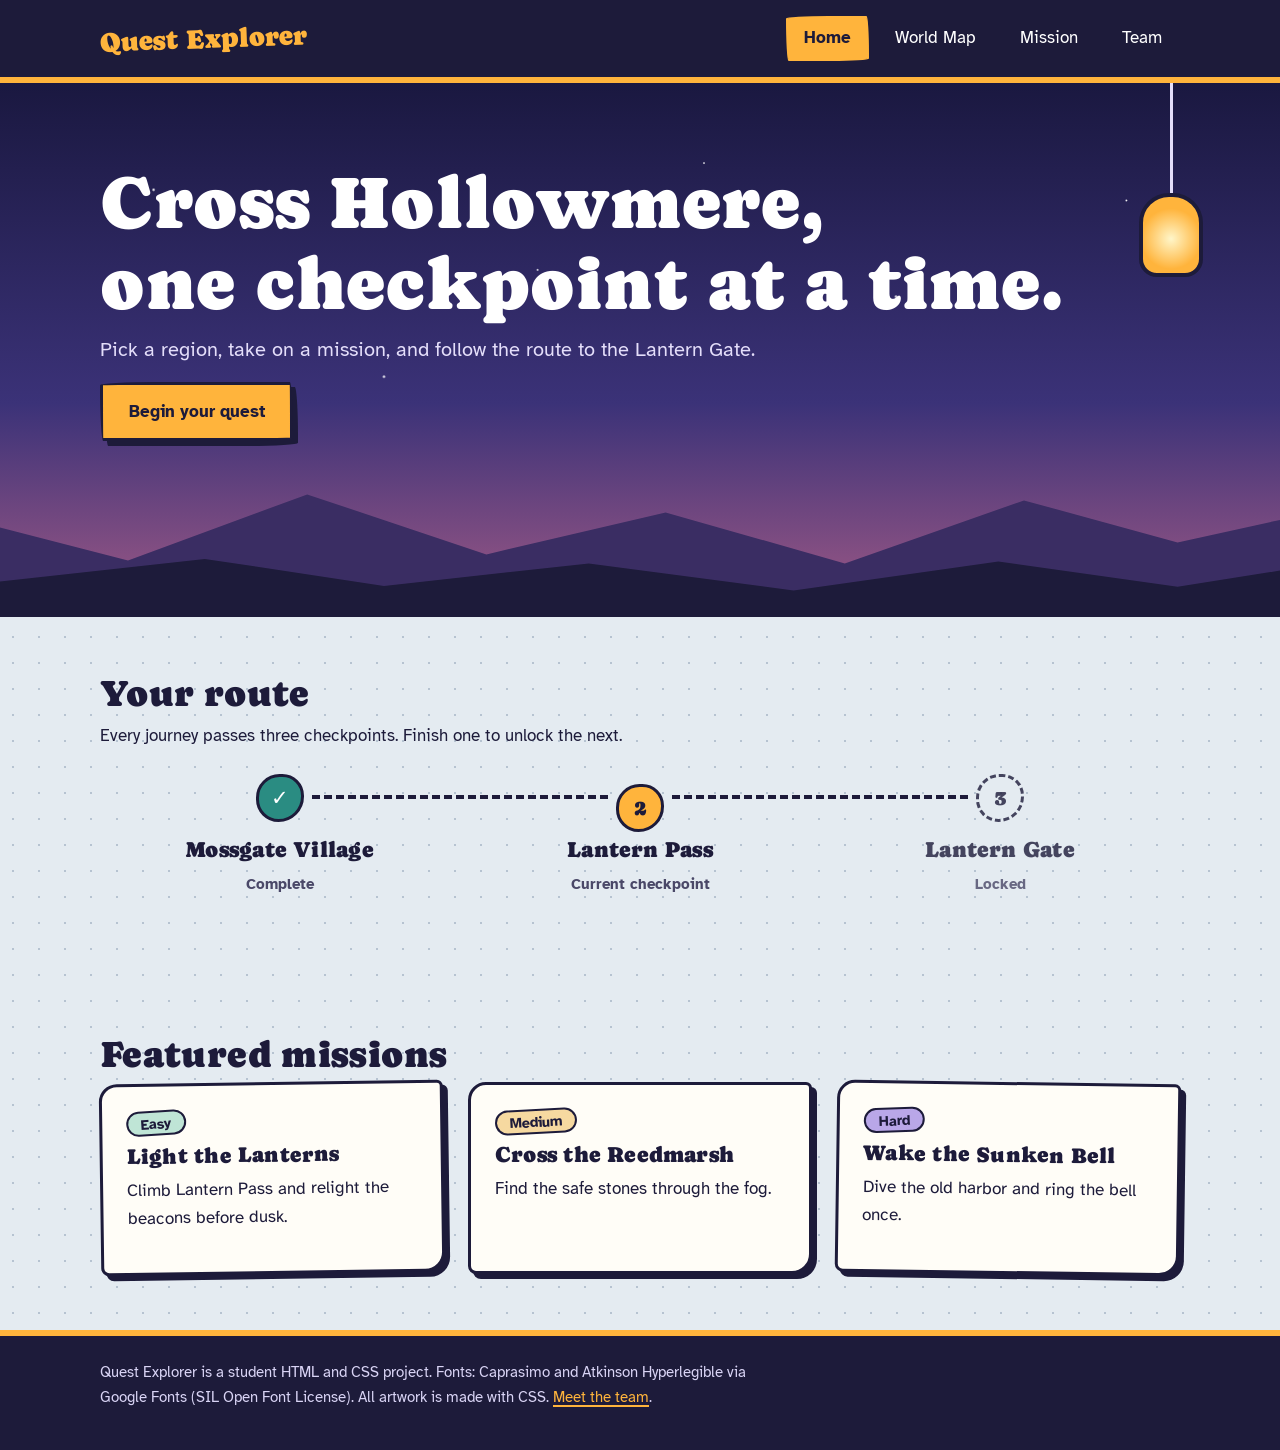
<file: index.html>
<!DOCTYPE html>
<html lang="en">
<head>
<meta charset="utf-8">
<meta name="viewport" content="width=device-width, initial-scale=1">
<title>Home | Quest Explorer</title>
<meta name="description" content="Explore the realm of Hollowmere through six regions and a guided route.">
<link rel="stylesheet" href="https://fonts.googleapis.com/css2?family=Atkinson+Hyperlegible:wght@400;700&family=Caprasimo&display=swap">
<link rel="stylesheet" href="css/styles.css">
</head>
<body>
<a class="skip-link" href="#main">Skip to main content</a>
<header class="site-header"><div class="wrap">
<a class="brand" href="index.html">Quest Explorer</a>
<nav aria-label="Main"><ul class="nav">
<li><a class="nav-link" href="index.html" aria-current="page">Home</a></li>
<li><a class="nav-link" href="world-map.html">World Map</a></li>
<li><a class="nav-link" href="mission.html">Mission</a></li>
<li><a class="nav-link" href="team.html">Team</a></li>
</ul></nav></div></header>
<main id="main">
<div class="hero"><div class="lantern" aria-hidden="true"></div><div class="wrap">
<h1>Cross Hollowmere,<br>one checkpoint at a time.</h1>
<p>Pick a region, take on a mission, and follow the route to the Lantern Gate.</p>
<a class="btn" href="world-map.html">Begin your quest</a>
</div></div>
<section class="wrap" aria-labelledby="route-h">
<h2 id="route-h">Your route</h2>
<p>Every journey passes three checkpoints. Finish one to unlock the next.</p>
<ol class="route">
<li class="done"><span class="dot" aria-hidden="true">✓</span><div><h3>Mossgate Village</h3><span class="state">Complete</span></div></li>
<li class="current"><span class="dot" aria-hidden="true">2</span><div><h3>Lantern Pass</h3><span class="state">Current checkpoint</span></div></li>
<li class="locked"><span class="dot" aria-hidden="true">3</span><div><h3>Lantern Gate</h3><span class="state">Locked</span></div></li>
</ol>
</section>
<section class="wrap" aria-labelledby="feat-h">
<h2 id="feat-h">Featured missions</h2>
<div class="grid cols-3">
<a class="card" href="mission.html#objectives"><span class="badge easy">Easy</span><h3>Light the Lanterns</h3><p>Climb Lantern Pass and relight the beacons before dusk.</p></a>
<a class="card" href="world-map.html"><span class="badge medium">Medium</span><h3>Cross the Reedmarsh</h3><p>Find the safe stones through the fog.</p></a>
<a class="card" href="world-map.html"><span class="badge hard">Hard</span><h3>Wake the Sunken Bell</h3><p>Dive the old harbor and ring the bell once.</p></a>
</div>
</section>
</main>
<footer><div class="wrap"><p>Quest Explorer is a student HTML and CSS project. Fonts: Caprasimo and Atkinson Hyperlegible via Google Fonts (SIL Open Font License). All artwork is made with CSS. <a href="team.html">Meet the team</a>.</p></div></footer>
</body>
</html>
</file>
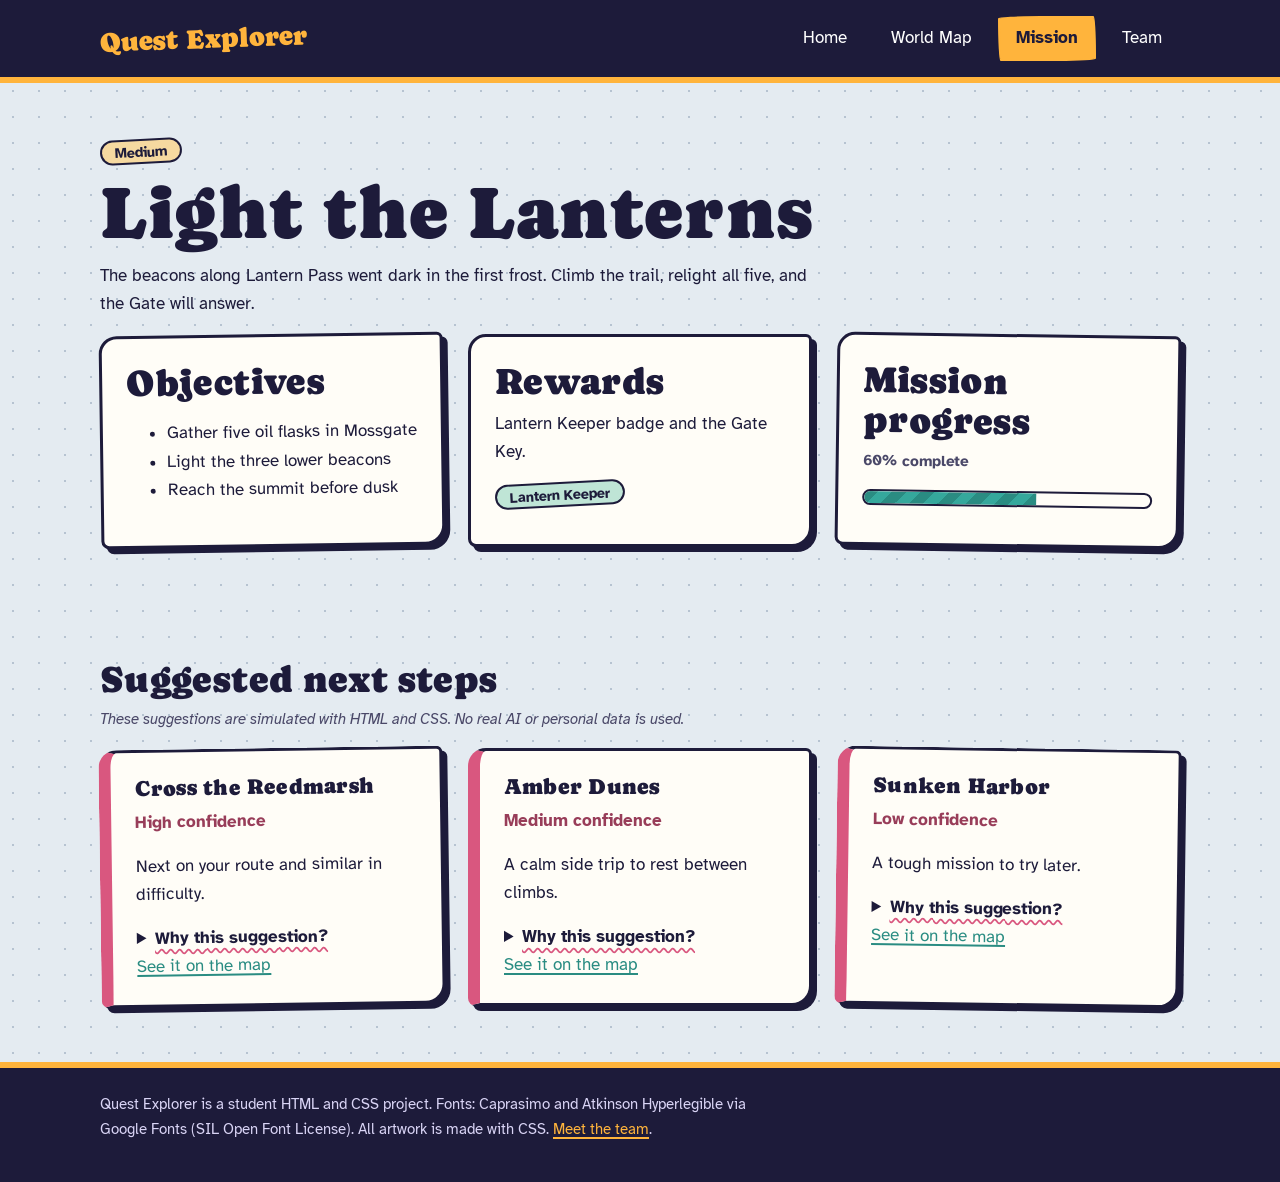
<file: mission.html>
<!DOCTYPE html>
<html lang="en">
<head>
<meta charset="utf-8">
<meta name="viewport" content="width=device-width, initial-scale=1">
<title>Mission: Light the Lanterns | Quest Explorer</title>
<meta name="description" content="Objectives, rewards, and suggested next steps for Lantern Pass.">
<link rel="stylesheet" href="https://fonts.googleapis.com/css2?family=Atkinson+Hyperlegible:wght@400;700&family=Caprasimo&display=swap">
<link rel="stylesheet" href="css/styles.css">
</head>
<body>
<a class="skip-link" href="#main">Skip to main content</a>
<header class="site-header"><div class="wrap">
<a class="brand" href="index.html">Quest Explorer</a>
<nav aria-label="Main"><ul class="nav">
<li><a class="nav-link" href="index.html">Home</a></li>
<li><a class="nav-link" href="world-map.html">World Map</a></li>
<li><a class="nav-link" href="mission.html" aria-current="page">Mission</a></li>
<li><a class="nav-link" href="team.html">Team</a></li>
</ul></nav></div></header>
<main id="main">
<section class="wrap" aria-labelledby="m-h">
<span class="badge medium">Medium</span>
<h1 id="m-h">Light the Lanterns</h1>
<p>The beacons along Lantern Pass went dark in the first frost. Climb the trail, relight all five, and the Gate will answer.</p>
<div class="grid cols-3">
<div class="card" id="objectives"><h2>Objectives</h2>
<ul><li>Gather five oil flasks in Mossgate</li><li>Light the three lower beacons</li><li>Reach the summit before dusk</li></ul></div>
<div class="card"><h2>Rewards</h2><p>Lantern Keeper badge and the Gate Key.</p><span class="badge easy">Lantern Keeper</span></div>
<div class="card"><h2>Mission progress</h2><p class="state">60% complete</p><div class="progress" aria-hidden="true" style="--value:60%"><span></span></div></div>
</div>
</section>
<section class="wrap" aria-labelledby="sug-h">
<h2 id="sug-h">Suggested next steps</h2>
<p class="notice">These suggestions are simulated with HTML and CSS. No real AI or personal data is used.</p>
<div class="grid cols-3">
<article class="card suggest"><h3>Cross the Reedmarsh</h3><p class="confidence">High confidence</p>
<p>Next on your route and similar in difficulty.</p>
<details><summary>Why this suggestion?</summary><p class="why">You finished Mossgate and have 60% of Lantern Pass done, so the next linked region fits best.</p></details>
<a href="world-map.html">See it on the map</a></article>
<article class="card suggest"><h3>Amber Dunes</h3><p class="confidence">Medium confidence</p>
<p>A calm side trip to rest between climbs.</p>
<details><summary>Why this suggestion?</summary><p class="why">Easy missions often come after a Medium one, but you did not ask for a break, so confidence is lower.</p></details>
<a href="world-map.html">See it on the map</a></article>
<article class="card suggest"><h3>Sunken Harbor</h3><p class="confidence">Low confidence</p>
<p>A tough mission to try later.</p>
<details><summary>Why this suggestion?</summary><p class="why">It is Hard and two checkpoints away, so we suggest it only after Lantern Pass.</p></details>
<a href="world-map.html">See it on the map</a></article>
</div>
</section>
</main>
<footer><div class="wrap"><p>Quest Explorer is a student HTML and CSS project. Fonts: Caprasimo and Atkinson Hyperlegible via Google Fonts (SIL Open Font License). All artwork is made with CSS. <a href="team.html">Meet the team</a>.</p></div></footer>
</body>
</html>
</file>
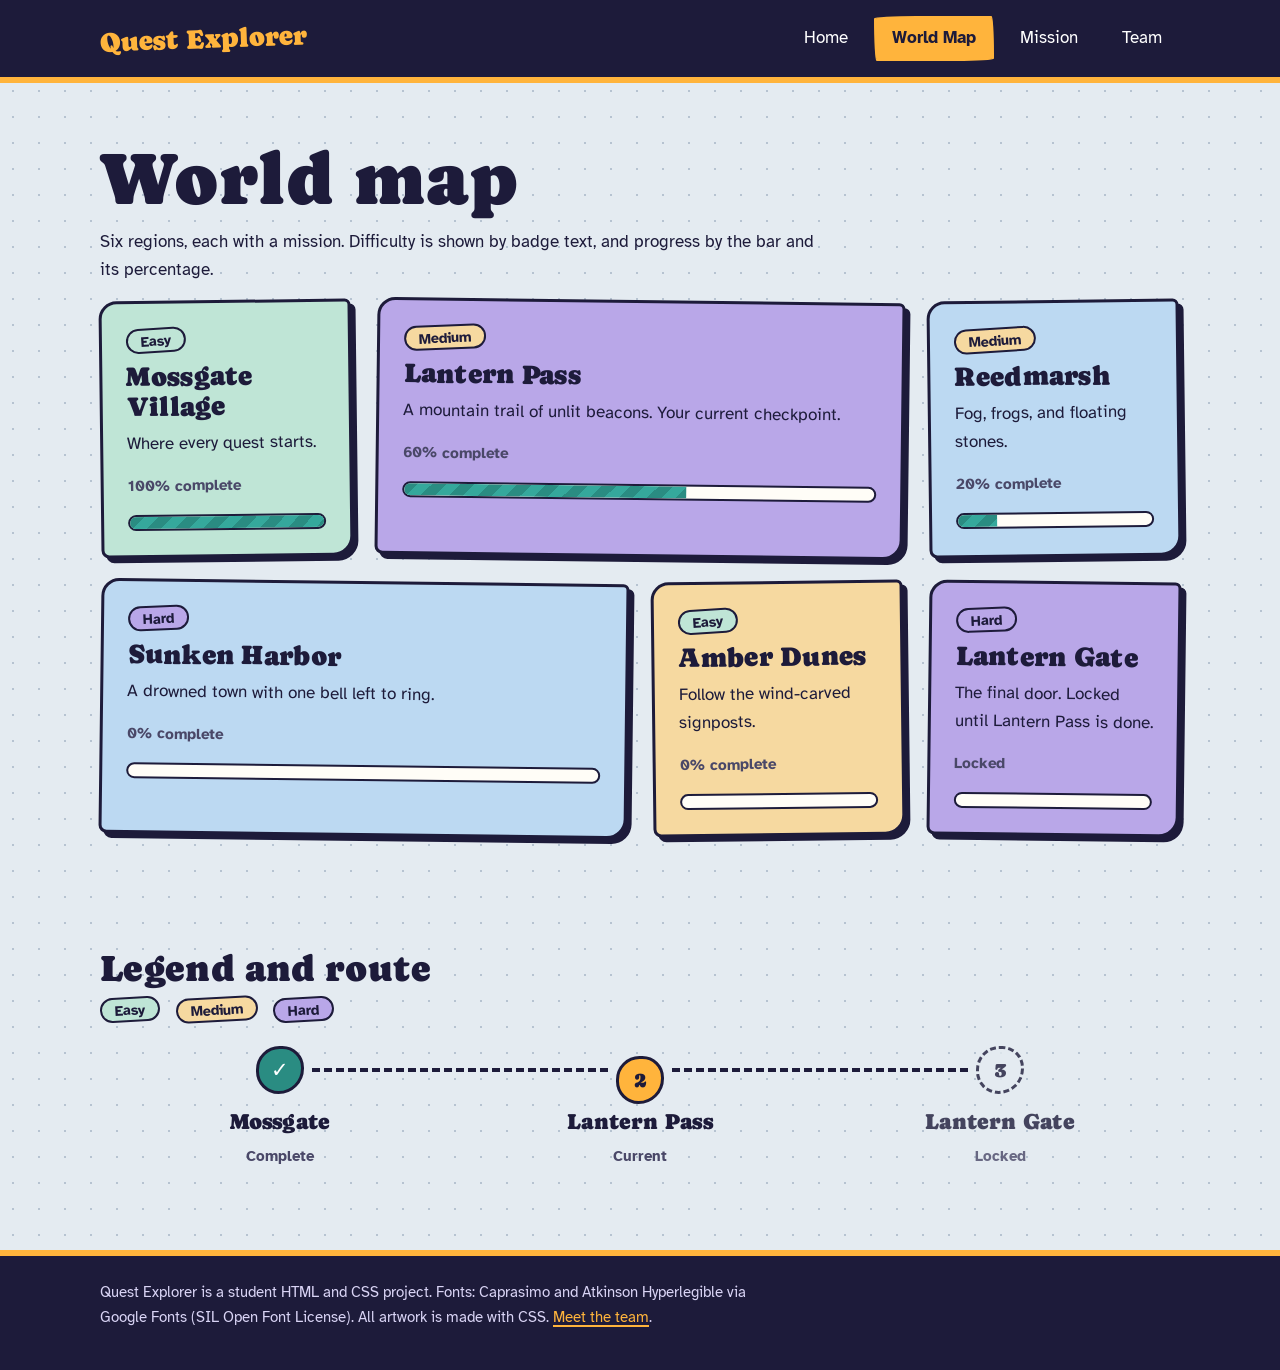
<file: world-map.html>
<!DOCTYPE html>
<html lang="en">
<head>
<meta charset="utf-8">
<meta name="viewport" content="width=device-width, initial-scale=1">
<title>World Map | Quest Explorer</title>
<meta name="description" content="Six regions of Hollowmere with difficulty and progress.">
<link rel="stylesheet" href="https://fonts.googleapis.com/css2?family=Atkinson+Hyperlegible:wght@400;700&family=Caprasimo&display=swap">
<link rel="stylesheet" href="css/styles.css">
</head>
<body>
<a class="skip-link" href="#main">Skip to main content</a>
<header class="site-header"><div class="wrap">
<a class="brand" href="index.html">Quest Explorer</a>
<nav aria-label="Main"><ul class="nav">
<li><a class="nav-link" href="index.html">Home</a></li>
<li><a class="nav-link" href="world-map.html" aria-current="page">World Map</a></li>
<li><a class="nav-link" href="mission.html">Mission</a></li>
<li><a class="nav-link" href="team.html">Team</a></li>
</ul></nav></div></header>
<main id="main">
<section class="wrap" aria-labelledby="map-h">
<h1 id="map-h">World map</h1>
<p>Six regions, each with a mission. Difficulty is shown by badge text, and progress by the bar and its percentage.</p>
<div class="map">
<a class="card region" href="mission.html#objectives"><span class="badge easy">Easy</span><h2>Mossgate Village</h2><p>Where every quest starts.</p><p class="state">100% complete</p><div class="progress" aria-hidden="true" style="--value:100%"><span></span></div></a>
<a class="card region peaks wide" href="mission.html"><span class="badge medium">Medium</span><h2>Lantern Pass</h2><p>A mountain trail of unlit beacons. Your current checkpoint.</p><p class="state">60% complete</p><div class="progress" aria-hidden="true" style="--value:60%"><span></span></div></a>
<a class="card region" href="mission.html"><span class="badge medium">Medium</span><h2>Reedmarsh</h2><p>Fog, frogs, and floating stones.</p><p class="state">20% complete</p><div class="progress" aria-hidden="true" style="--value:20%"><span></span></div></a>
<a class="card region coast wide" href="mission.html"><span class="badge hard">Hard</span><h2>Sunken Harbor</h2><p>A drowned town with one bell left to ring.</p><p class="state">0% complete</p><div class="progress" aria-hidden="true" style="--value:0%"><span></span></div></a>
<a class="card region dunes" href="mission.html"><span class="badge easy">Easy</span><h2>Amber Dunes</h2><p>Follow the wind-carved signposts.</p><p class="state">0% complete</p><div class="progress" aria-hidden="true" style="--value:0%"><span></span></div></a>
<a class="card region peaks" href="mission.html"><span class="badge hard">Hard</span><h2>Lantern Gate</h2><p>The final door. Locked until Lantern Pass is done.</p><p class="state">Locked</p><div class="progress" aria-hidden="true" style="--value:0%"><span></span></div></a>
</div>
</section>
<section class="wrap" aria-labelledby="legend-h">
<h2 id="legend-h">Legend and route</h2>
<div class="flex"><span class="badge easy">Easy</span><span class="badge medium">Medium</span><span class="badge hard">Hard</span></div>
<ol class="route">
<li class="done"><span class="dot" aria-hidden="true">✓</span><div><h3>Mossgate</h3><span class="state">Complete</span></div></li>
<li class="current"><span class="dot" aria-hidden="true">2</span><div><h3>Lantern Pass</h3><span class="state">Current</span></div></li>
<li class="locked"><span class="dot" aria-hidden="true">3</span><div><h3>Lantern Gate</h3><span class="state">Locked</span></div></li>
</ol>
</section>
</main>
<footer><div class="wrap"><p>Quest Explorer is a student HTML and CSS project. Fonts: Caprasimo and Atkinson Hyperlegible via Google Fonts (SIL Open Font License). All artwork is made with CSS. <a href="team.html">Meet the team</a>.</p></div></footer>
</body>
</html>
</file>
<file: css/styles.css>
/* Quest Explorer: "hand-inked trail map" design system */
:root{
  --bg:#e4ebf1; --surface:#fffdf7; --ink:#1d1b3a; --muted:#4a4868;
  --dusk:#262455; --glow:#ffb43c; --teal:#2a8c82; --rose:#d9577f; --lilac:#b9a7e8; --mint:#bfe5d6; --sky:#bcd9f2; --sand:#f6d9a0;
  --line:#b6c3d1;
  --font-display:"Caprasimo",Georgia,serif;
  --font-body:"Atkinson Hyperlegible",system-ui,"Segoe UI",sans-serif;
  --space-1:.5rem; --space-2:1rem; --space-3:1.5rem; --space-4:3.5rem;
  --stamp:5px 5px 0 var(--ink);
  --ease:cubic-bezier(.2,.8,.2,1);
}
*,*::before,*::after{box-sizing:border-box}
html{scroll-behavior:smooth}
body{margin:0;color:var(--ink);font:1.0625rem/1.65 var(--font-body);
  background-color:var(--bg);background-image:radial-gradient(var(--line) 1.2px,transparent 1.2px);background-size:26px 26px}
h1,h2,h3{font-family:var(--font-display);font-weight:400;line-height:1.1;margin:0 0 var(--space-1);letter-spacing:.01em}
h1{font-size:clamp(2.4rem,7vw,4.6rem)}
h2{font-size:clamp(1.6rem,4vw,2.3rem)}
h3{font-size:1.35rem}
p{margin:0 0 var(--space-2);max-width:66ch}
a{color:var(--teal);text-underline-offset:3px;text-decoration-thickness:2px}
:focus-visible{outline:4px solid var(--rose);outline-offset:3px;border-radius:6px}
.visually-hidden{position:absolute;width:1px;height:1px;overflow:hidden;clip:rect(0 0 0 0);white-space:nowrap}
.skip-link{position:absolute;left:var(--space-1);top:-4rem;background:var(--glow);color:var(--ink);font-weight:700;padding:.6rem 1rem;z-index:10;transition:top .2s}
.skip-link:focus{top:var(--space-1)}
.wrap{width:min(1080px,100% - 2rem);margin-inline:auto}
section{padding-block:var(--space-4)}

/* header + nav: a ribbon of tabs */
.site-header{background:var(--ink);border-bottom:6px solid var(--glow)}
.site-header .wrap{display:flex;flex-wrap:wrap;gap:var(--space-2);align-items:center;justify-content:space-between;padding-block:var(--space-2)}
.brand{font:400 1.7rem var(--font-display);color:var(--glow);text-decoration:none;transform:rotate(-2deg);display:inline-block}
.nav{display:flex;flex-wrap:wrap;gap:.5rem;list-style:none;margin:0;padding:0}
.nav-link{display:block;color:#fff;text-decoration:none;padding:.4rem 1rem;border:2px solid transparent;border-radius:255px 15px 225px 15px/15px 225px 15px 255px;transition:background-color .2s,transform .2s var(--ease)}
.nav-link:hover{border-color:var(--lilac);transform:rotate(-2deg)}
.nav-link[aria-current="page"]{background:var(--glow);color:var(--ink);font-weight:700;border-color:var(--glow)}

/* buttons, cards, badges: inked stamps */
.btn{display:inline-block;background:var(--glow);color:var(--ink);font-weight:700;text-decoration:none;padding:.8rem 1.6rem;border:3px solid var(--ink);border-radius:255px 15px 225px 15px/15px 225px 15px 255px;box-shadow:var(--stamp);transition:transform .15s var(--ease),box-shadow .15s var(--ease)}
.btn:hover{transform:translate(-2px,-2px);box-shadow:7px 7px 0 var(--ink)}
.btn:active{transform:translate(4px,4px);box-shadow:1px 1px 0 var(--ink)}
.card{background:var(--surface);border:3px solid var(--ink);border-radius:18px 6px 20px 8px;box-shadow:var(--stamp);padding:var(--space-3);transition:transform .2s var(--ease),box-shadow .2s var(--ease)}
a.card{display:block;color:inherit;text-decoration:none}
.card:hover,.card:focus-within{transform:translate(-3px,-3px) rotate(0);box-shadow:9px 9px 0 var(--ink)}
.cols-3>:nth-child(3n+1){rotate:-.8deg}.cols-3>:nth-child(3n+3){rotate:.8deg}
.badge{display:inline-block;font:700 .9rem var(--font-body);padding:.1rem .8rem;border:2px solid var(--ink);border-radius:999px;background:var(--mint);position:relative;overflow:hidden;transform:rotate(-3deg)}
.badge.medium{background:var(--sand)} .badge.hard{background:var(--lilac)}
.badge::after{content:"";position:absolute;inset:0;background:linear-gradient(100deg,transparent 30%,rgba(255,255,255,.85) 50%,transparent 70%);transform:translateX(-120%)}
.badge:hover::after{animation:shine .8s}
.grid{display:grid;gap:var(--space-3)}
.cols-3{grid-template-columns:repeat(auto-fit,minmax(250px,1fr))}
.flex{display:flex;flex-wrap:wrap;gap:var(--space-2);align-items:center}

/* progress: a drawn trail */
.progress{height:1rem;background:var(--surface);border:2px solid var(--ink);border-radius:999px;overflow:hidden}
.progress>span{display:block;height:100%;width:var(--value);background:repeating-linear-gradient(135deg,var(--teal) 0 10px,#35a89c 10px 20px);animation:fill 1.4s var(--ease) both}

/* hero: dusk over the pass, one glowing lantern */
.hero{position:relative;overflow:hidden;color:#fff;padding:5rem 0 11rem;
  background:
    radial-gradient(2px 2px at 12% 20%,#fff,transparent),radial-gradient(2px 2px at 30% 55%,#fff,transparent),
    radial-gradient(1.5px 1.5px at 55% 15%,#fff,transparent),radial-gradient(2px 2px at 70% 40%,#fff,transparent),
    radial-gradient(1.5px 1.5px at 88% 22%,#fff,transparent),radial-gradient(1.5px 1.5px at 42% 35%,#fff,transparent),
    linear-gradient(180deg,#1a1840 0%,#3b3278 60%,#a15a86 100%)}
.hero::before,.hero::after{content:"";position:absolute;left:0;right:0;bottom:0}
.hero::before{height:150px;background:#3a2d63;clip-path:polygon(0 100%,0 40%,10% 62%,24% 18%,38% 58%,52% 30%,66% 64%,80% 22%,92% 50%,100% 35%,100% 100%)}
.hero::after{height:90px;background:var(--ink);clip-path:polygon(0 100%,0 60%,16% 35%,30% 65%,46% 40%,62% 70%,78% 38%,92% 66%,100% 48%,100% 100%)}
.hero .wrap{position:relative;z-index:1}
.hero p{color:#e4defa;font-size:1.25rem}
.hero h1,.hero p,.hero .btn{animation:rise .9s var(--ease) both}
.hero p{animation-delay:.15s}.hero .btn{animation-delay:.3s}
.lantern{position:absolute;right:max(6%,1rem);top:0;width:64px;z-index:1;pointer-events:none}
.lantern::before{content:"";display:block;width:3px;height:clamp(60px,9vw,110px);background:#e4defa;margin:0 auto}
.lantern::after{content:"";display:block;height:84px;background:radial-gradient(circle at 50% 55%,#fff6c9,var(--glow) 60%);border:4px solid var(--ink);border-radius:30px 30px 18px 18px;animation:flicker 3.2s ease-in-out infinite}

/* route: a winding trail with lantern stops */
.route{list-style:none;margin:var(--space-3) 0;padding:0;display:grid;gap:var(--space-3)}
.route li{display:grid;grid-template-columns:3rem 1fr;gap:var(--space-2);align-items:center;position:relative}
.route li:not(:last-child)::before{content:"";position:absolute;left:1.35rem;top:3rem;height:calc(100% + var(--space-3) - 3rem);border-left:4px dashed var(--ink)}
.route .dot{width:3rem;height:3rem;display:grid;place-items:center;font:400 1.3rem var(--font-display);border:3px solid var(--ink);border-radius:50% 46% 54% 48%;background:var(--surface);position:relative;z-index:1}
.route .done .dot{background:var(--teal);color:#fff}
.route .current .dot{background:var(--glow);animation:pulse 1.8s ease-in-out infinite}
.route .locked{opacity:.8}.route .locked .dot{border-style:dashed;background:var(--bg)}
.state{font-size:.95rem;color:var(--muted);font-weight:700}
@media(min-width:800px){
  .route{grid-auto-flow:column;grid-auto-columns:1fr;gap:0}
  .route li{grid-template-columns:1fr;justify-items:center;text-align:center}
  .route li:not(:last-child)::before{left:calc(50% + 2rem);top:1.35rem;width:calc(100% - 4rem);height:0;border-left:0;border-top:4px dashed var(--ink)}
  .route li:nth-child(even) .dot{transform:translateY(10px)}
}

/* map: patchwork of regions */
.map{display:grid;gap:var(--space-3);grid-template-columns:repeat(auto-fit,minmax(240px,1fr))}
.map>:nth-child(1){background:var(--mint)}.map>:nth-child(2){background:var(--lilac)}.map>:nth-child(3){background:var(--sky)}
.map>:nth-child(4){background:var(--sky)}.map>:nth-child(5){background:var(--sand)}.map>:nth-child(6){background:var(--lilac)}
.map>:nth-child(odd){rotate:-.7deg}.map>:nth-child(even){rotate:.7deg}
.region h2{font-size:1.7rem}
@media(min-width:800px){.region.wide{grid-column:span 2}}

/* suggestions (bonus feature): margin notes from the guide */
.suggest{border-left:12px solid var(--rose)}
.confidence{font-weight:700;color:var(--rose);filter:brightness(.7)}
details summary{cursor:pointer;color:var(--ink);font-weight:700;text-decoration:underline wavy var(--rose);text-underline-offset:5px}
details[open] .why{animation:rise .35s var(--ease)}
.why{background:var(--sand);border:2px dashed var(--ink);padding:var(--space-1) var(--space-2);border-radius:10px;margin-top:var(--space-1)}
.notice{font-size:.95rem;color:var(--muted);font-style:italic}

footer{background:var(--ink);color:#d9d4f5;padding-block:var(--space-3);font-size:.95rem;border-top:6px solid var(--glow)}
footer a{color:var(--glow)}

@keyframes rise{from{opacity:0;transform:translateY(18px)}to{opacity:1;transform:none}}
@keyframes fill{from{width:0}to{width:var(--value)}}
@keyframes pulse{0%,100%{box-shadow:0 0 0 0 rgba(255,180,60,.8)}50%{box-shadow:0 0 0 14px rgba(255,180,60,0)}}
@keyframes shine{to{transform:translateX(120%)}}
@keyframes flicker{0%,100%{box-shadow:0 0 30px 8px rgba(255,180,60,.55)}45%{box-shadow:0 0 44px 14px rgba(255,180,60,.8)}60%{box-shadow:0 0 24px 6px rgba(255,180,60,.45)}}
@media(prefers-reduced-motion:reduce){
  *,*::before,*::after{animation:none!important;transition:none!important;scroll-behavior:auto!important}
}
</file>
